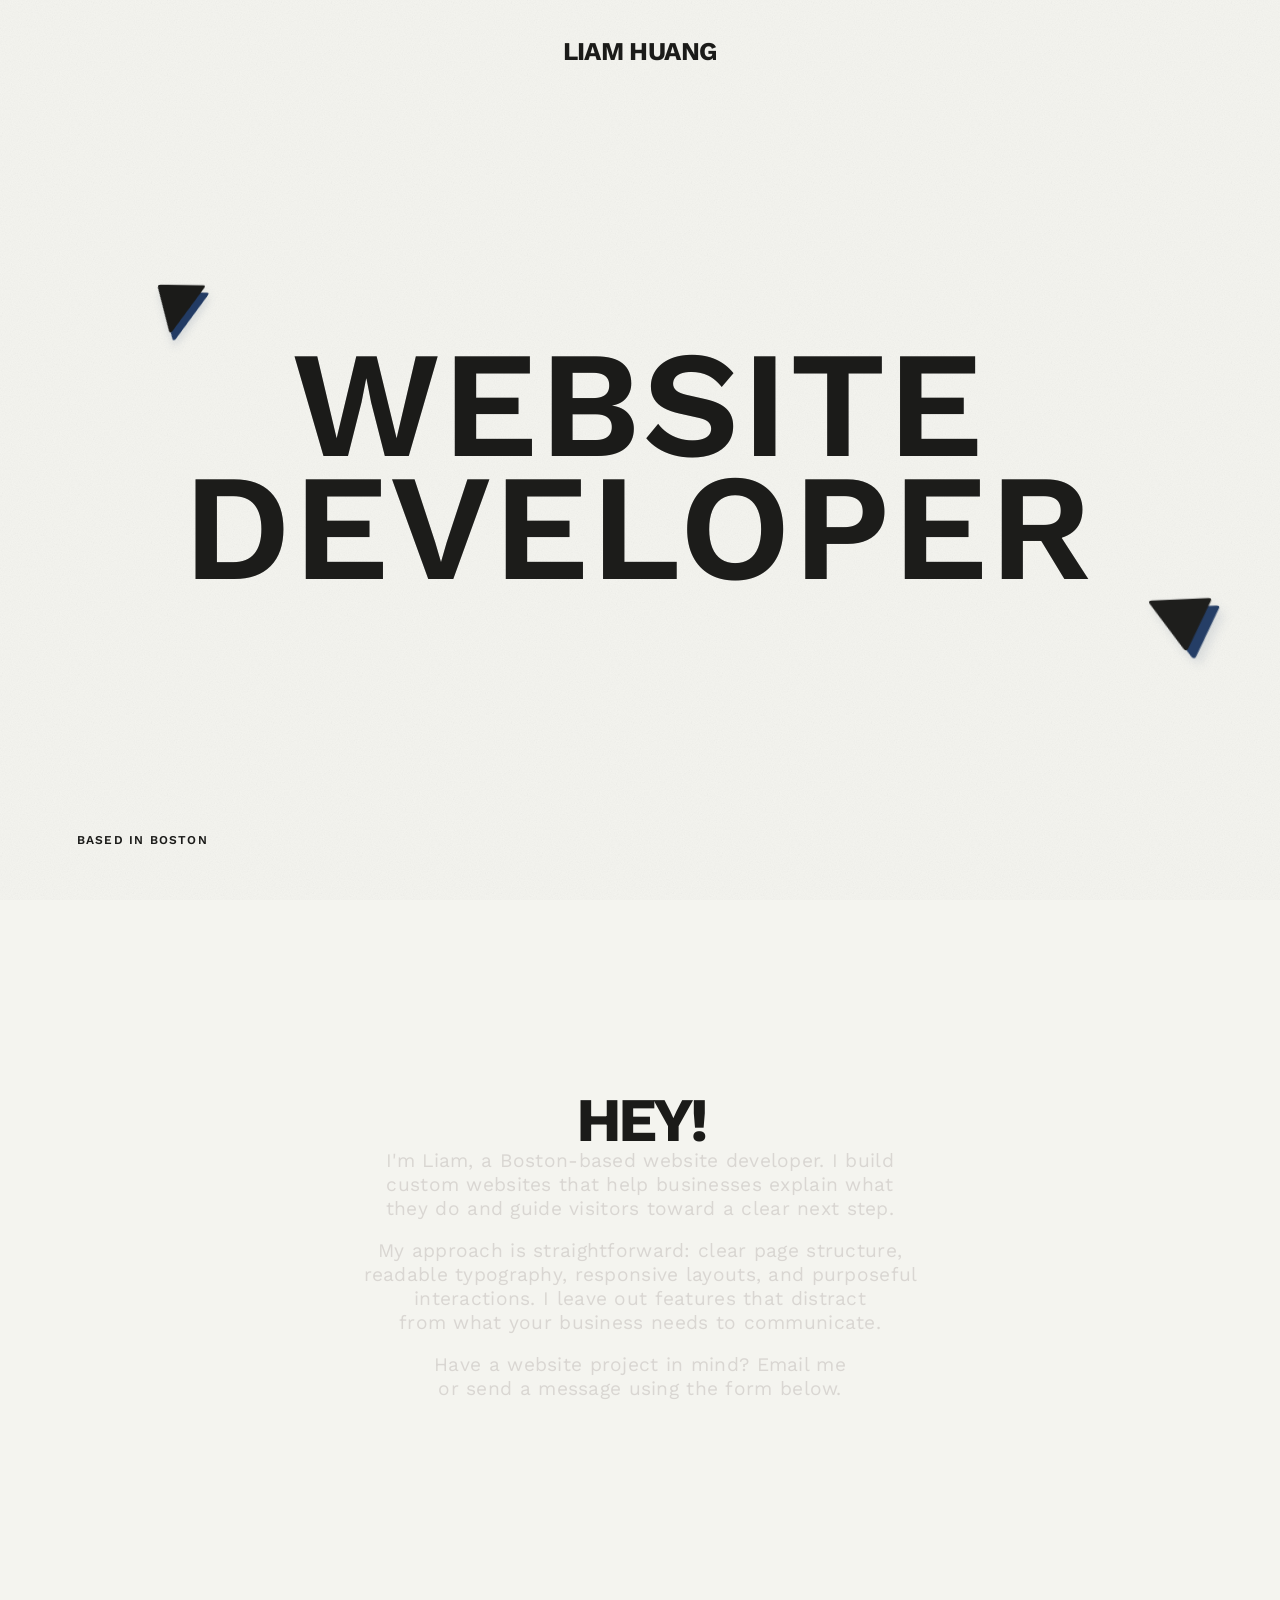
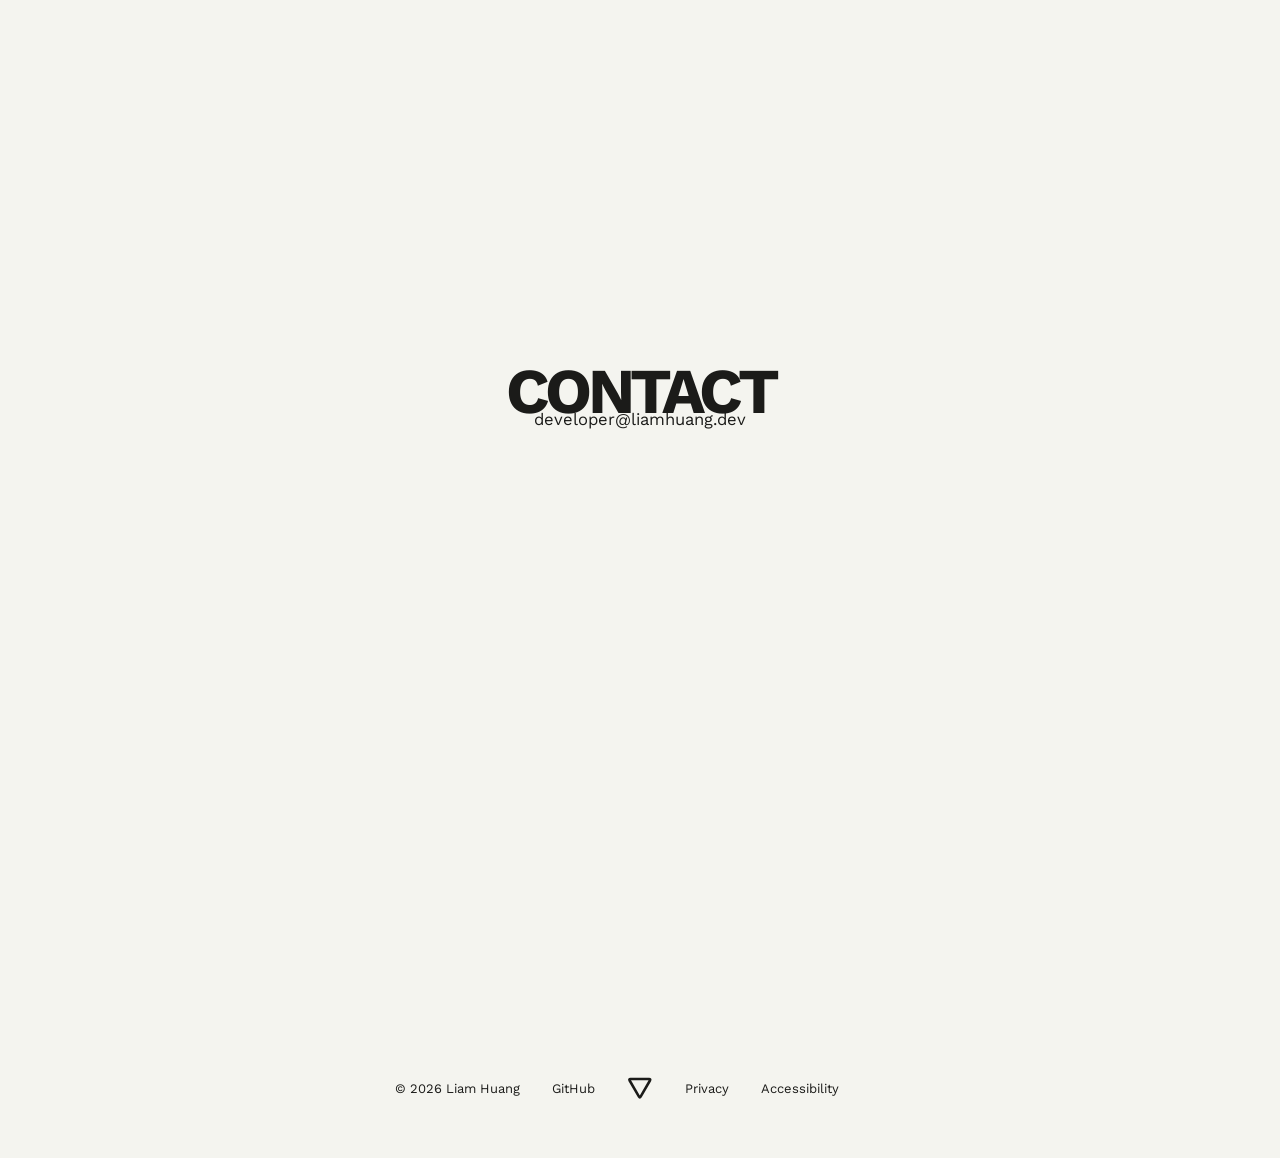
<file: index.html>
<!doctype html>
<html lang="en">
<head>
  <meta charset="utf-8">
  <meta name="viewport" content="width=device-width, initial-scale=1">
  <meta name="theme-color" content="#f4f4ef">
  <meta name="description" content="Boston-based developer Liam Huang builds clear, custom websites for businesses.">
  <meta name="author" content="Liam Huang">
  <meta property="og:type" content="website">
  <meta property="og:title" content="Liam Huang - Website Developer">
  <meta property="og:description" content="Custom websites for businesses, designed to communicate clearly and make the next step simple.">
  <meta property="og:url" content="https://liamhuang.dev/">
  <meta property="og:site_name" content="Liam Huang">
  <meta property="og:locale" content="en_US">
  <meta name="twitter:card" content="summary">
  <meta name="twitter:title" content="Liam Huang - Website Developer">
  <meta name="twitter:description" content="Custom websites for businesses, designed to communicate clearly and make the next step simple.">
  <link rel="canonical" href="https://liamhuang.dev/">
  <link rel="icon" href="data:image/svg+xml,%3Csvg xmlns='http://www.w3.org/2000/svg' viewBox='0 0 64 64'%3E%3Cpath d='M8 12h48L32 54Z' fill='%23223B64' stroke='%23fff' stroke-width='6' stroke-linejoin='round'/%3E%3C/svg%3E">
  <link rel="preconnect" href="https://fonts.googleapis.com">
  <link rel="preconnect" href="https://fonts.gstatic.com" crossorigin>
  <link href="https://fonts.googleapis.com/css2?family=Work+Sans:wght@400..700&display=swap" rel="stylesheet">
  <link rel="stylesheet" href="style.css?v=20261006-symbols5">
  <script defer src="gsap.min.js"></script>
  <script defer src="ScrollTrigger.min.js"></script>
  <script defer src="main.js?v=20261006-scroll"></script>
  <title>Liam Huang - Website Developer</title>
</head>
<body>
  <a class="skip-link" href="#main">Skip to content</a>
  <header class="site-header"><span class="wordmark">LIAM HUANG</span></header>

  <main id="main" tabindex="-1">
    <section class="hero" aria-labelledby="hero-title">
      <div class="hero-composition">
        <svg class="hero-symbol hero-symbol-first" viewBox="0 0 100 100" aria-hidden="true" focusable="false">
          <path class="symbol-side" d="M22 28H90Q94 28 92 32L59 91Q56 96 53 91L19 32Q17 28 22 28Z"/>
          <path class="symbol-face" d="M14 18H82Q86 18 84 22L51 81Q48 86 45 81L11 22Q9 18 14 18Z"/>
        </svg>
        <h1 id="hero-title"><span>WEBSITE</span><span>DEVELOPER</span></h1>
        <svg class="hero-symbol hero-symbol-last" viewBox="0 0 100 100" aria-hidden="true" focusable="false">
          <path class="symbol-side" d="M22 28H90Q94 28 92 32L59 91Q56 96 53 91L19 32Q17 28 22 28Z"/>
          <path class="symbol-face" d="M14 18H82Q86 18 84 22L51 81Q48 86 45 81L11 22Q9 18 14 18Z"/>
        </svg>
      </div>
      <p class="hero-location">BASED IN BOSTON</p>
    </section>

    <section class="section about" aria-labelledby="about-title">
      <div class="section-heading">
        <h2 id="about-title">HEY!</h2>
      </div>
      <div class="about-copy">
        <p class="scroll-copy">I'm Liam, a Boston-based website developer. I build custom websites that help businesses explain what they do and guide visitors toward a clear next step.</p>
        <p class="scroll-copy">My approach is straightforward: clear page structure, readable typography, responsive layouts, and purposeful interactions. I leave out features that distract from what your business needs to communicate.</p>
        <p class="scroll-copy">Have a website project in mind? Email me or send a message using the form below.</p>
      </div>
    </section>

    <section class="section work" aria-labelledby="work-title">
      <div class="section-heading">
        <h2 id="work-title">SELECTED WORK</h2>
        <svg class="section-symbol section-symbol-left section-symbol-work-left" viewBox="0 0 100 100" aria-hidden="true" focusable="false">
          <path class="symbol-side" d="M22 28H90Q94 28 92 32L59 91Q56 96 53 91L19 32Q17 28 22 28Z"/>
          <path class="symbol-face" d="M14 18H82Q86 18 84 22L51 81Q48 86 45 81L11 22Q9 18 14 18Z"/>
        </svg>
      </div>
      <div class="projects-grid">
        <article class="project">
          <a class="project-preview" href="https://example.com/?project=01" target="_blank" rel="noopener noreferrer" aria-label="Open project 01 placeholder (opens in a new tab)">
            <span class="preview-label">PLACEHOLDER</span><span class="preview-index" aria-hidden="true">01</span>
            <svg class="link-icon preview-arrow" viewBox="0 0 24 24" aria-hidden="true" focusable="false"><path d="M6 18 18 6M6 6h12v12"/></svg>
          </a>
          <div class="project-caption"><h3>Project 01</h3><p>Plumbing Company Site</p></div>
        </article>
        <article class="project">
          <a class="project-preview" href="https://example.com/?project=02" target="_blank" rel="noopener noreferrer" aria-label="Open project 02 placeholder (opens in a new tab)">
            <span class="preview-label">PLACEHOLDER</span><span class="preview-index" aria-hidden="true">02</span>
            <svg class="link-icon preview-arrow" viewBox="0 0 24 24" aria-hidden="true" focusable="false"><path d="M6 18 18 6M6 6h12v12"/></svg>
          </a>
          <div class="project-caption"><h3>Project 02</h3><p>Independent Studio Website</p></div>
        </article>
      </div>
      <svg class="section-symbol section-symbol-right section-symbol-work" viewBox="0 0 100 100" aria-hidden="true" focusable="false">
        <path class="symbol-side" d="M22 28H90Q94 28 92 32L59 91Q56 96 53 91L19 32Q17 28 22 28Z"/>
        <path class="symbol-face" d="M14 18H82Q86 18 84 22L51 81Q48 86 45 81L11 22Q9 18 14 18Z"/>
      </svg>
    </section>

    <section class="section contact" aria-labelledby="contact-title">
      <div class="section-heading">
        <h2 id="contact-title">CONTACT</h2>
      </div>
      <p class="contact-intro"><a href="mailto:developer@liamhuang.dev">developer@liamhuang.dev</a></p>
      <form class="contact-form" action="https://formsubmit.co/developer@liamhuang.dev" method="post">
        <input type="hidden" name="_subject" value="New portfolio enquiry | liamhuang.dev">
        <input type="hidden" name="_template" value="table">
        <div class="honeypot" aria-hidden="true"><label for="website">Leave this field empty</label><input id="website" name="_honey" type="text" tabindex="-1" autocomplete="off"></div>
        <div class="form-row">
          <div class="field"><label for="name">Name <span>(required)</span></label><input id="name" name="name" type="text" autocomplete="name" maxlength="120" placeholder="Enter your name" required></div>
          <div class="field"><label for="email">Email <span>(required)</span></label><input id="email" name="email" type="email" autocomplete="email" maxlength="254" placeholder="Enter your email" required></div>
        </div>
        <div class="field"><label for="message">Message <span>(required)</span></label><textarea id="message" name="message" rows="5" maxlength="5000" placeholder="Tell me about your project" required></textarea></div>
        <div class="form-bottom"><button type="submit">SEND MESSAGE</button></div>
        <p class="form-status" role="status"></p>
      </form>
      <svg class="section-symbol section-symbol-left section-symbol-sm section-symbol-contact" viewBox="0 0 100 100" aria-hidden="true" focusable="false">
        <path class="symbol-side" d="M22 28H90Q94 28 92 32L59 91Q56 96 53 91L19 32Q17 28 22 28Z"/>
        <path class="symbol-face" d="M14 18H82Q86 18 84 22L51 81Q48 86 45 81L11 22Q9 18 14 18Z"/>
      </svg>
    </section>
  </main>

  <footer class="site-footer">
    <div class="footer-meta">
      <p>© <span data-year>2026</span> Liam Huang</p>
      <a class="github-link" href="https://github.com/adurnos" target="_blank" rel="noopener noreferrer">GitHub<span class="sr-only"> (opens in a new tab)</span></a>
    </div>
    <svg class="footer-symbol" viewBox="0 0 100 100" aria-hidden="true" focusable="false">
      <path d="M13.5 12H86.5Q93 12 89.75 17.63L53.25 80.85Q50 86.48 46.75 80.85L10.25 17.63Q7 12 13.5 12Z"/>
    </svg>
    <nav aria-label="Legal"><a href="privacy.html">Privacy</a><a href="accessibility.html">Accessibility</a></nav>
  </footer>
  <div class="cursor" aria-hidden="true"></div>
</body>
</html>
</file>
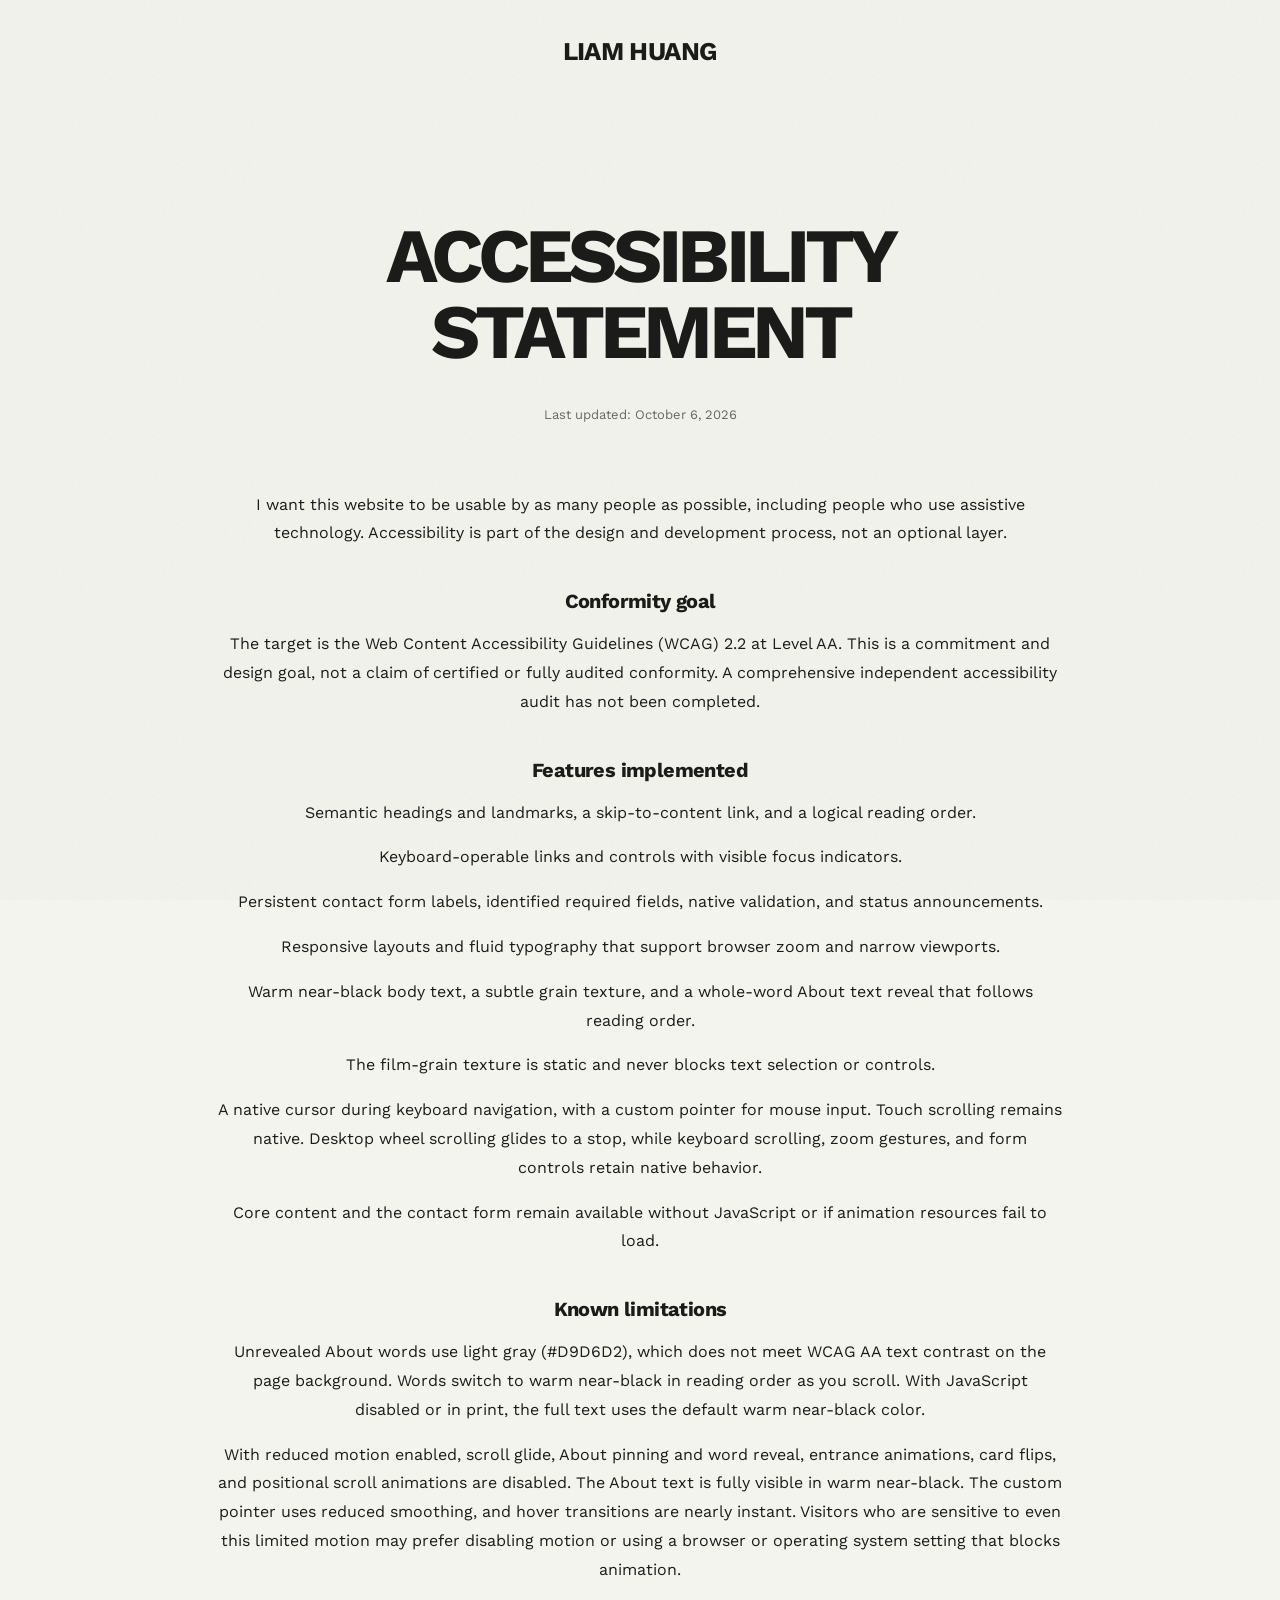
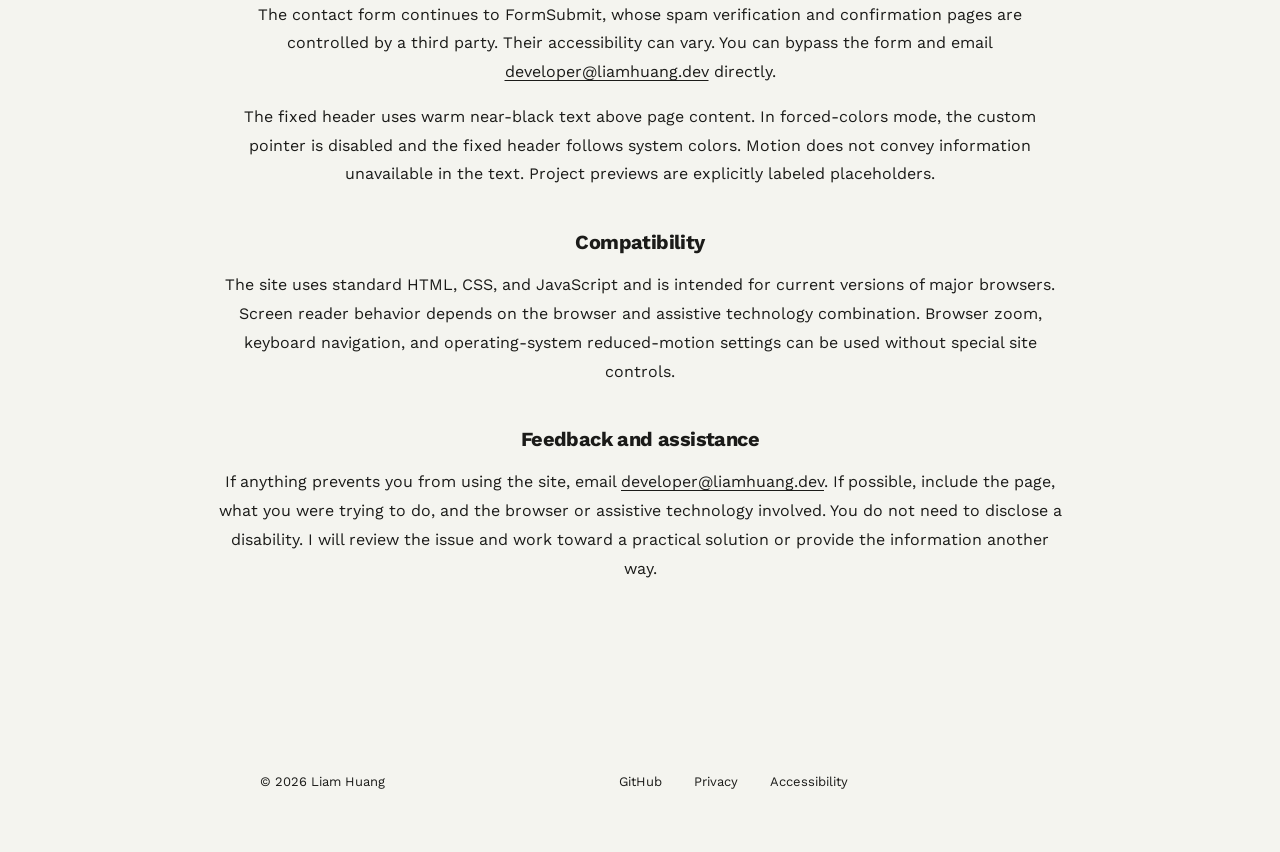
<file: accessibility.html>
<!doctype html>
<html lang="en">
<head>
  <meta charset="utf-8">
  <meta name="viewport" content="width=device-width, initial-scale=1">
  <meta name="theme-color" content="#f4f4ef">
  <meta name="description" content="Accessibility features, WCAG 2.2 AA goals, and how to report an accessibility issue on Liam Huang's portfolio.">
  <meta property="og:type" content="website">
  <meta property="og:title" content="Accessibility Statement | Liam Huang">
  <meta property="og:description" content="Accessibility features, WCAG 2.2 AA goals, and how to report an accessibility issue on Liam Huang's portfolio.">
  <meta property="og:url" content="https://liamhuang.dev/accessibility.html">
  <meta property="og:site_name" content="Liam Huang">
  <meta property="og:locale" content="en_US">
  <meta name="twitter:card" content="summary">
  <meta name="twitter:title" content="Accessibility Statement | Liam Huang">
  <meta name="twitter:description" content="Accessibility features, WCAG 2.2 AA goals, and how to report an accessibility issue on Liam Huang's portfolio.">
  <link rel="canonical" href="https://liamhuang.dev/accessibility.html">
  <link rel="icon" href="data:image/svg+xml,%3Csvg xmlns='http://www.w3.org/2000/svg' viewBox='0 0 64 64'%3E%3Cpath d='M8 12h48L32 54Z' fill='%23223B64' stroke='%23fff' stroke-width='6' stroke-linejoin='round'/%3E%3C/svg%3E">
  <link rel="preconnect" href="https://fonts.googleapis.com">
  <link rel="preconnect" href="https://fonts.gstatic.com" crossorigin>
  <link href="https://fonts.googleapis.com/css2?family=Work+Sans:wght@400;600;700&display=swap" rel="stylesheet">
  <link rel="stylesheet" href="style.css?v=20261006-symbols">
  <script defer src="main.js?v=20261006-symbols"></script>
  <title>Accessibility Statement | Liam Huang</title>
</head>
<body>
  <a class="skip-link" href="#main">Skip to content</a>
  <header class="site-header"><a class="wordmark" href="index.html">LIAM HUANG</a></header>
  <main class="legal-page" id="main" tabindex="-1">
    <h1>ACCESSIBILITY<br>STATEMENT</h1>
    <p class="updated">Last updated: October 6, 2026</p>
    <p>I want this website to be usable by as many people as possible, including people who use assistive technology. Accessibility is part of the design and development process, not an optional layer.</p>
    <h2>Conformity goal</h2>
    <p>The target is the Web Content Accessibility Guidelines (WCAG) 2.2 at Level AA. This is a commitment and design goal, not a claim of certified or fully audited conformity. A comprehensive independent accessibility audit has not been completed.</p>
    <h2>Features implemented</h2>
    <ul>
      <li>Semantic headings and landmarks, a skip-to-content link, and a logical reading order.</li>
      <li>Keyboard-operable links and controls with visible focus indicators.</li>
      <li>Persistent contact form labels, identified required fields, native validation, and status announcements.</li>
      <li>Responsive layouts and fluid typography that support browser zoom and narrow viewports.</li>
      <li>Warm near-black body text, a subtle grain texture, and a whole-word About text reveal that follows reading order.</li>
      <li>The film-grain texture is static and never blocks text selection or controls.</li>
      <li>A native cursor during keyboard navigation, with a custom pointer for mouse input. Touch scrolling remains native. Desktop wheel scrolling glides to a stop, while keyboard scrolling, zoom gestures, and form controls retain native behavior.</li>
      <li>Core content and the contact form remain available without JavaScript or if animation resources fail to load.</li>
    </ul>
    <h2>Known limitations</h2>
    <p>Unrevealed About words use light gray (#D9D6D2), which does not meet WCAG AA text contrast on the page background. Words switch to warm near-black in reading order as you scroll. With JavaScript disabled or in print, the full text uses the default warm near-black color.</p>
    <p>With reduced motion enabled, scroll glide, About pinning and word reveal, entrance animations, card flips, and positional scroll animations are disabled. The About text is fully visible in warm near-black. The custom pointer uses reduced smoothing, and hover transitions are nearly instant. Visitors who are sensitive to even this limited motion may prefer disabling motion or using a browser or operating system setting that blocks animation.</p>
    <p>The contact form continues to FormSubmit, whose spam verification and confirmation pages are controlled by a third party. Their accessibility can vary. You can bypass the form and email <a href="mailto:developer@liamhuang.dev">developer@liamhuang.dev</a> directly.</p>
    <p>The fixed header uses warm near-black text above page content. In forced-colors mode, the custom pointer is disabled and the fixed header follows system colors. Motion does not convey information unavailable in the text. Project previews are explicitly labeled placeholders.</p>
    <h2>Compatibility</h2>
    <p>The site uses standard HTML, CSS, and JavaScript and is intended for current versions of major browsers. Screen reader behavior depends on the browser and assistive technology combination. Browser zoom, keyboard navigation, and operating-system reduced-motion settings can be used without special site controls.</p>
    <h2>Feedback and assistance</h2>
    <p>If anything prevents you from using the site, email <a href="mailto:developer@liamhuang.dev">developer@liamhuang.dev</a>. If possible, include the page, what you were trying to do, and the browser or assistive technology involved. You do not need to disclose a disability. I will review the issue and work toward a practical solution or provide the information another way.</p>
  </main>
  <footer class="site-footer"><p>© <span data-year>2026</span> Liam Huang</p><a class="github-link" href="https://github.com/adurnos" target="_blank" rel="noopener noreferrer">GitHub<span class="sr-only"> (opens in a new tab)</span></a><nav aria-label="Legal"><a href="privacy.html">Privacy</a><a href="accessibility.html" aria-current="page">Accessibility</a></nav></footer>
</body>
</html>
</file>
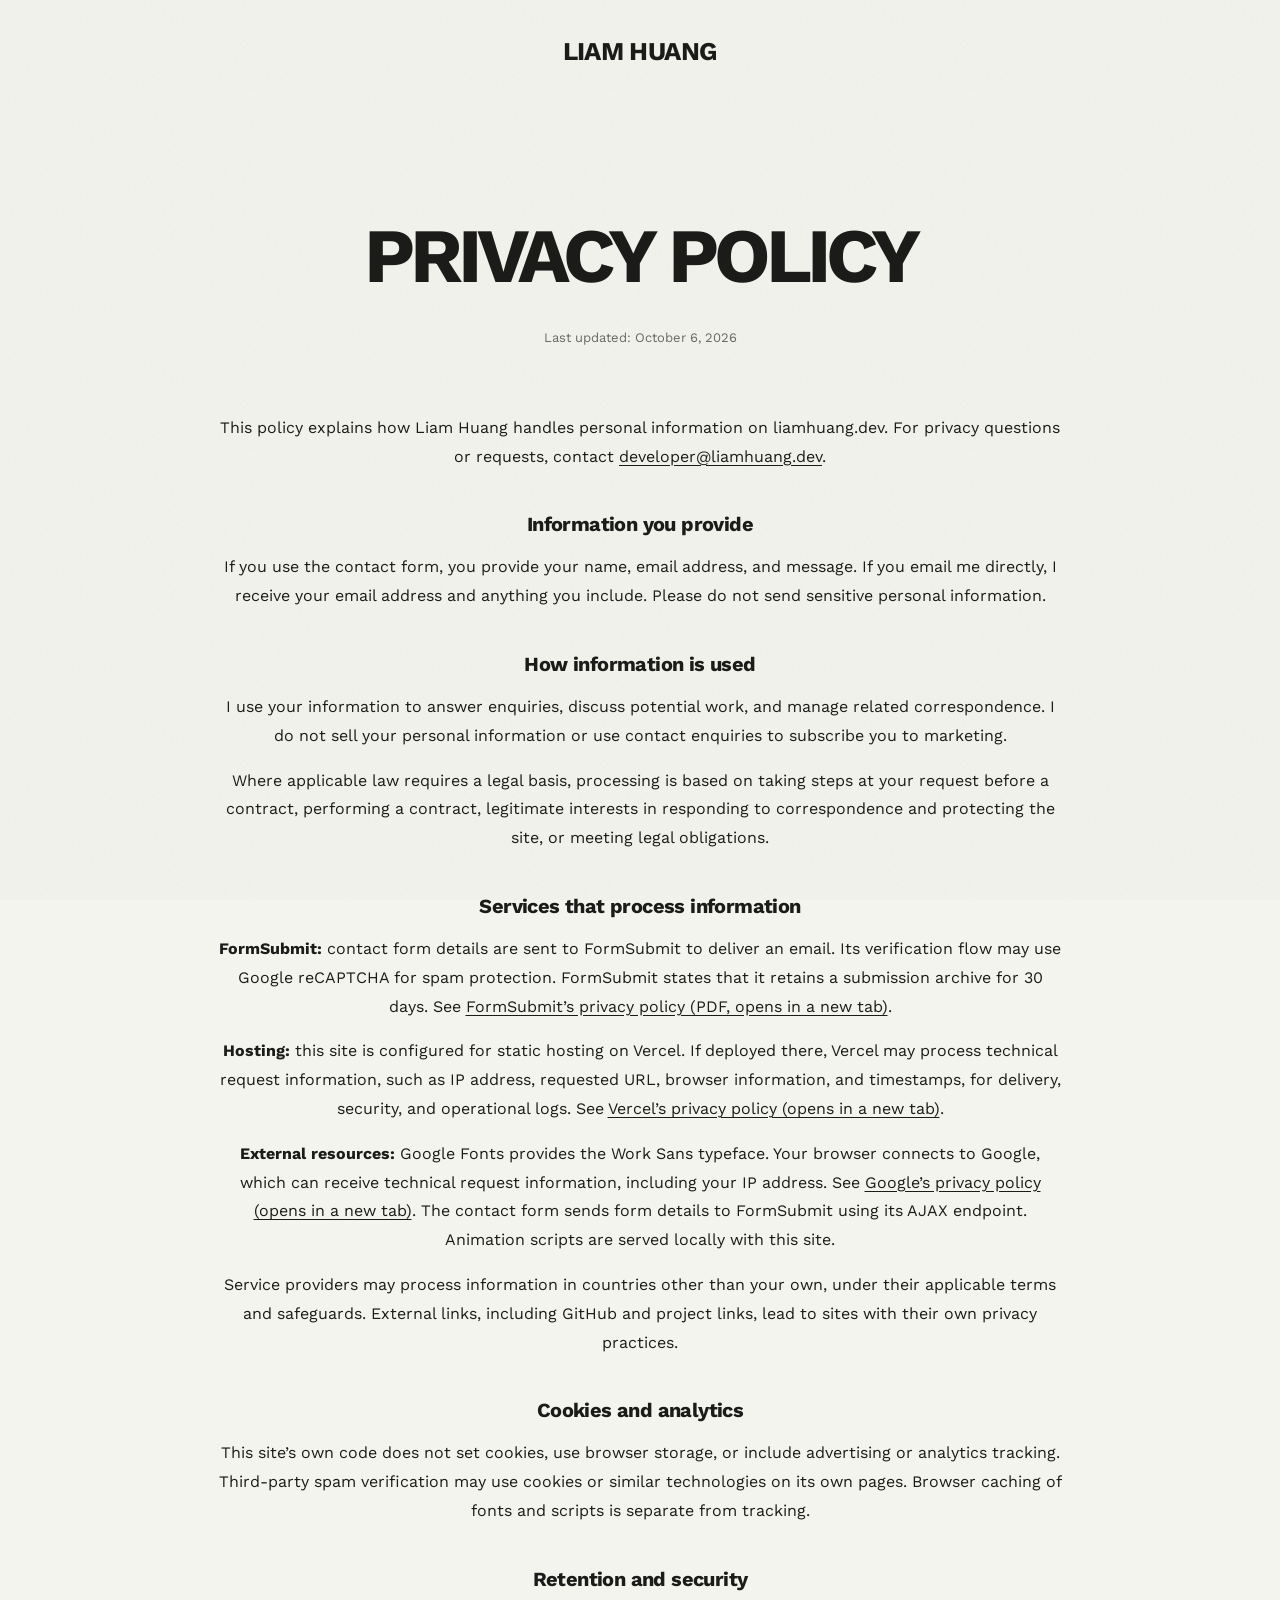
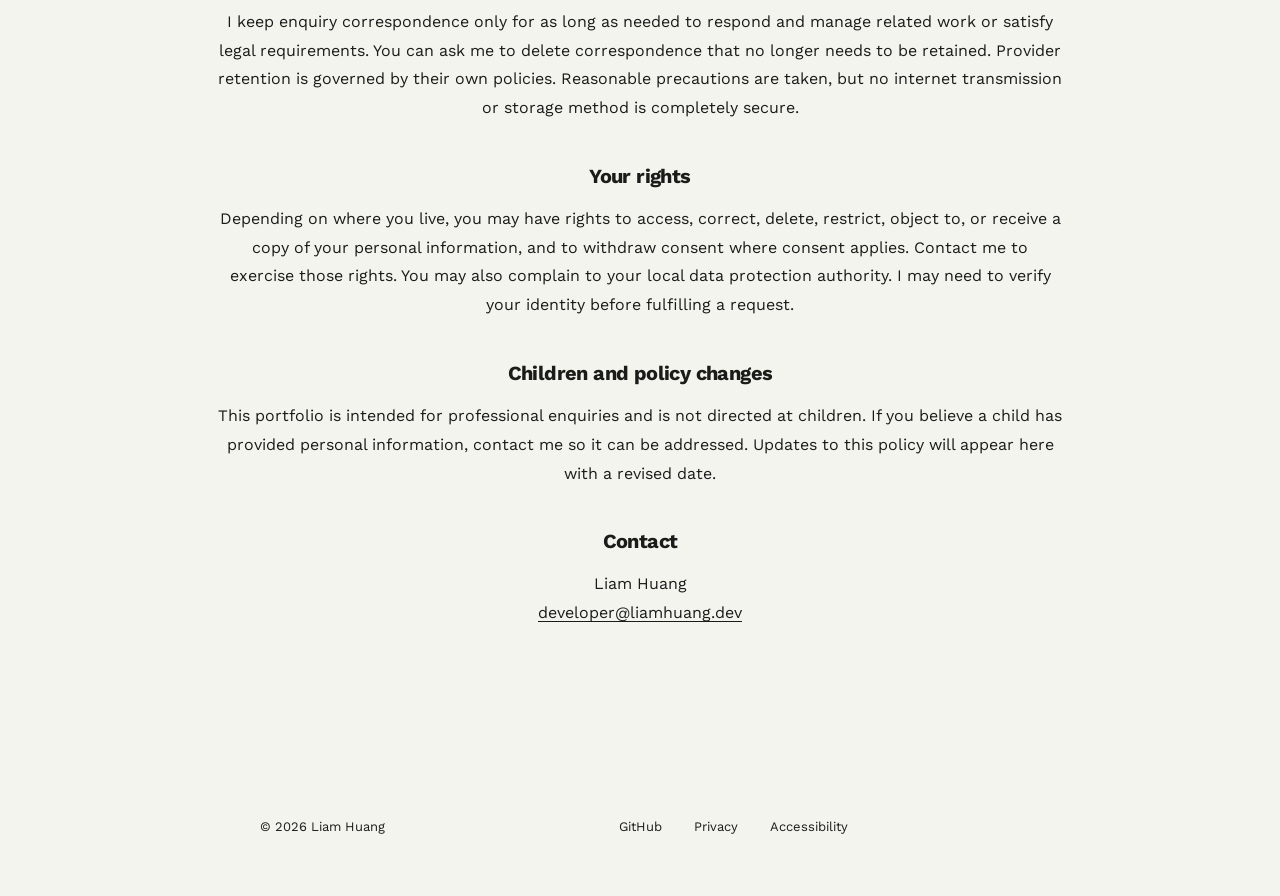
<file: privacy.html>
<!doctype html>
<html lang="en">
<head>
  <meta charset="utf-8">
  <meta name="viewport" content="width=device-width, initial-scale=1">
  <meta name="theme-color" content="#f4f4ef">
  <meta name="description" content="How Liam Huang's portfolio handles contact details, hosting information, and third-party services.">
  <meta property="og:type" content="website">
  <meta property="og:title" content="Privacy Policy | Liam Huang">
  <meta property="og:description" content="How Liam Huang's portfolio handles contact details, hosting information, and third-party services.">
  <meta property="og:url" content="https://liamhuang.dev/privacy.html">
  <meta property="og:site_name" content="Liam Huang">
  <meta property="og:locale" content="en_US">
  <meta name="twitter:card" content="summary">
  <meta name="twitter:title" content="Privacy Policy | Liam Huang">
  <meta name="twitter:description" content="How Liam Huang's portfolio handles contact details, hosting information, and third-party services.">
  <link rel="canonical" href="https://liamhuang.dev/privacy.html">
  <link rel="icon" href="data:image/svg+xml,%3Csvg xmlns='http://www.w3.org/2000/svg' viewBox='0 0 64 64'%3E%3Cpath d='M8 12h48L32 54Z' fill='%23223B64' stroke='%23fff' stroke-width='6' stroke-linejoin='round'/%3E%3C/svg%3E">
  <link rel="preconnect" href="https://fonts.googleapis.com">
  <link rel="preconnect" href="https://fonts.gstatic.com" crossorigin>
  <link href="https://fonts.googleapis.com/css2?family=Work+Sans:wght@400;600;700&display=swap" rel="stylesheet">
  <link rel="stylesheet" href="style.css?v=20261006-symbols">
  <script defer src="main.js?v=20261006-symbols"></script>
  <title>Privacy Policy | Liam Huang</title>
</head>
<body>
  <a class="skip-link" href="#main">Skip to content</a>
  <header class="site-header"><a class="wordmark" href="index.html">LIAM HUANG</a></header>
  <main class="legal-page" id="main" tabindex="-1">
    <h1>PRIVACY POLICY</h1>
    <p class="updated">Last updated: October 6, 2026</p>
    <p>This policy explains how Liam Huang handles personal information on liamhuang.dev. For privacy questions or requests, contact <a href="mailto:developer@liamhuang.dev">developer@liamhuang.dev</a>.</p>
    <h2>Information you provide</h2>
    <p>If you use the contact form, you provide your name, email address, and message. If you email me directly, I receive your email address and anything you include. Please do not send sensitive personal information.</p>
    <h2>How information is used</h2>
    <p>I use your information to answer enquiries, discuss potential work, and manage related correspondence. I do not sell your personal information or use contact enquiries to subscribe you to marketing.</p>
    <p>Where applicable law requires a legal basis, processing is based on taking steps at your request before a contract, performing a contract, legitimate interests in responding to correspondence and protecting the site, or meeting legal obligations.</p>
    <h2>Services that process information</h2>
    <ul>
      <li><strong>FormSubmit:</strong> contact form details are sent to FormSubmit to deliver an email. Its verification flow may use Google reCAPTCHA for spam protection. FormSubmit states that it retains a submission archive for 30 days. See <a href="https://formsubmit.co/privacy.pdf" target="_blank" rel="noopener noreferrer">FormSubmit’s privacy policy (PDF, opens in a new tab)</a>.</li>
      <li><strong>Hosting:</strong> this site is configured for static hosting on Vercel. If deployed there, Vercel may process technical request information, such as IP address, requested URL, browser information, and timestamps, for delivery, security, and operational logs. See <a href="https://vercel.com/legal/privacy-policy" target="_blank" rel="noopener noreferrer">Vercel’s privacy policy (opens in a new tab)</a>.</li>
      <li><strong>External resources:</strong> Google Fonts provides the Work Sans typeface. Your browser connects to Google, which can receive technical request information, including your IP address. See <a href="https://policies.google.com/privacy" target="_blank" rel="noopener noreferrer">Google’s privacy policy (opens in a new tab)</a>. The contact form sends form details to FormSubmit using its AJAX endpoint. Animation scripts are served locally with this site.</li>
    </ul>
    <p>Service providers may process information in countries other than your own, under their applicable terms and safeguards. External links, including GitHub and project links, lead to sites with their own privacy practices.</p>
    <h2>Cookies and analytics</h2>
    <p>This site’s own code does not set cookies, use browser storage, or include advertising or analytics tracking. Third-party spam verification may use cookies or similar technologies on its own pages. Browser caching of fonts and scripts is separate from tracking.</p>
    <h2>Retention and security</h2>
    <p>I keep enquiry correspondence only for as long as needed to respond and manage related work or satisfy legal requirements. You can ask me to delete correspondence that no longer needs to be retained. Provider retention is governed by their own policies. Reasonable precautions are taken, but no internet transmission or storage method is completely secure.</p>
    <h2>Your rights</h2>
    <p>Depending on where you live, you may have rights to access, correct, delete, restrict, object to, or receive a copy of your personal information, and to withdraw consent where consent applies. Contact me to exercise those rights. You may also complain to your local data protection authority. I may need to verify your identity before fulfilling a request.</p>
    <h2>Children and policy changes</h2>
    <p>This portfolio is intended for professional enquiries and is not directed at children. If you believe a child has provided personal information, contact me so it can be addressed. Updates to this policy will appear here with a revised date.</p>
    <h2>Contact</h2>
    <p>Liam Huang<br><a href="mailto:developer@liamhuang.dev">developer@liamhuang.dev</a></p>
  </main>
  <footer class="site-footer"><p>© <span data-year>2026</span> Liam Huang</p><a class="github-link" href="https://github.com/adurnos" target="_blank" rel="noopener noreferrer">GitHub<span class="sr-only"> (opens in a new tab)</span></a><nav aria-label="Legal"><a href="privacy.html" aria-current="page">Privacy</a><a href="accessibility.html">Accessibility</a></nav></footer>
</body>
</html>
</file>
<file: style.css>
:root {
  --ink: #1b1b19;
  --paper: #f4f4ef;
  --accent: #223b64;
  --muted: #686864;
  --surface: #eaeae6;
  --gutter: clamp(1.25rem, 4.5vw, 7rem);
  --space: clamp(5rem, 10vw, 11rem);
  --measure: 100rem;
  font-family: "Work Sans", sans-serif;
  color: var(--ink);
  background: var(--paper);
  font-synthesis: none;
  color-scheme: light;
}
*, *::before, *::after { box-sizing: border-box; }
body { margin: 0; -webkit-font-smoothing: antialiased; }
body::before {
  content: "";
  position: fixed;
  inset: 0;
  z-index: 0;
  pointer-events: none;
  opacity: .09;
  background-image: url("data:image/svg+xml,%3Csvg xmlns='http://www.w3.org/2000/svg' width='180' height='180' viewBox='0 0 180 180'%3E%3Cfilter id='grain' x='0' y='0' width='100%25' height='100%25'%3E%3CfeTurbulence type='fractalNoise' baseFrequency='.88' numOctaves='3' stitchTiles='stitch'/%3E%3CfeColorMatrix type='saturate' values='0'/%3E%3C/filter%3E%3Cpath fill='%23000' filter='url(%23grain)' d='M0 0h180v180H0z'/%3E%3C/svg%3E");
  background-repeat: repeat;
  background-size: 180px 180px;
}
main, .site-footer { position: relative; z-index: 1; }
::selection { background: var(--accent); color: var(--paper); }
h1, h2, h3, p { margin: 0; }
p { text-align: center; overflow-wrap: anywhere; }
a { color: inherit; text-decoration: none; transition: color 220ms ease; }
a:hover, button:hover { color: var(--accent); }
a:focus-visible, button:focus-visible, input:focus-visible, textarea:focus-visible {
  outline: 2px solid var(--accent);
  outline-offset: 6px;
}
button, input, textarea { font: inherit; border: 0; border-radius: 0; }
button, a { -webkit-tap-highlight-color: transparent; }
button { cursor: pointer; }
main:focus { outline: none; }
[id] { scroll-margin-top: 8rem; }
.sr-only { position: absolute; width: 1px; height: 1px; padding: 0; margin: -1px; overflow: hidden; clip-path: inset(50%); white-space: nowrap; }
.skip-link { position: fixed; top: 1rem; left: 1rem; padding: 1rem; background: var(--ink); color: var(--paper); z-index: 100; transform: translateY(-200%); }
.skip-link:focus { transform: none; }
.site-header {
  position: fixed;
  inset: 0 0 auto;
  z-index: 20;
  display: flex;
  justify-content: center;
  padding: clamp(1.5rem, 2.8vw, 2.75rem) var(--gutter);
  color: var(--ink);
  pointer-events: none;
  font-size: clamp(1.25rem, 2vw, 2rem);
  line-height: 1.2;
  text-align: center;
}
.wordmark { font-weight: 700; letter-spacing: -.025em; pointer-events: auto; user-select: text; -webkit-user-select: text; }
.site-header a:hover { color: var(--accent); }
.site-header a:focus-visible { outline-color: var(--accent); }
.hero {
  position: relative;
  min-height: 100svh;
  padding: 9rem var(--gutter) 7rem;
  display: flex;
  align-items: center;
  justify-content: center;
  text-align: center;
}
.hero-location {
  position: absolute;
  left: calc(var(--gutter) + clamp(.75rem, 1.5vw, 1.5rem));
  bottom: clamp(2.5rem, 4vw, 4rem);
  font-size: .75rem;
  font-weight: 600;
  letter-spacing: .1em;
  line-height: 1.4;
  text-align: left;
}
.hero-composition {
  position: relative;
  width: min(100%, 95rem);
  padding-block: clamp(3rem, 6vw, 7rem);
  perspective: 1000px;
}
.hero h1 {
  position: relative;
  z-index: 1;
  font-size: min(11.8vw, 12rem);
  font-weight: 610;
  letter-spacing: .01em;
  line-height: .78;
  padding-right: .025em;
  -webkit-font-smoothing: antialiased;
  text-rendering: geometricPrecision;
  text-shadow: 0 0 .35px rgb(0 0 0 / .18);
}
.hero h1 span { display: block; }
.hero h1 span + span { margin-top: .035em; }
.hero-symbol, .section-symbol {
  position: absolute;
  z-index: 0;
  width: clamp(2.5rem, 6vw, 6rem);
  height: auto;
  overflow: visible;
  transform: perspective(600px) rotateY(-16deg) rotateX(12deg);
  transform-origin: 50% 50%;
  filter: drop-shadow(3px 6px 5px rgb(34 59 100 / .12));
}
.hero-symbol-first { left: 7%; top: 0; }
.hero-symbol-last { right: 0; bottom: 0; }
.section-heading { position: relative; }
.section-heading h2 { position: relative; z-index: 1; }
.section-symbol { --symbol-size: clamp(1.75rem, 3vw, 3.5rem); --symbol-drop: clamp(.5rem, 1vw, 1rem); top: calc(50% - var(--symbol-size) / 2 + var(--symbol-drop)); width: var(--symbol-size); height: var(--symbol-size); }
.section-symbol-left { left: 0; }
.section-symbol-right { right: 0; }
.section-symbol-sm { --symbol-size: clamp(1.25rem, 2.2vw, 2.5rem); }
.section-symbol-lg { --symbol-size: clamp(2.25rem, 4.4vw, 5rem); }
.work, .contact { position: relative; }
.section-symbol-work { --symbol-size: clamp(2.25rem, 4.5vw, 5.25rem); top: auto; bottom: calc(var(--symbol-size) / -2); right: calc(var(--gutter) * .4); }
.section-symbol-work-left { --symbol-drop: clamp(1rem, 2.2vw, 2.25rem); }
.section-symbol-contact { top: calc(52% - var(--symbol-size) / 2); right: auto; left: calc(var(--gutter) * .55); }
.hero-symbol path { stroke: none; }
.symbol-side { fill: var(--accent); }
.symbol-face { fill: var(--ink); }
@media (hover: hover) {
  .hero-symbol, .section-symbol { transition: filter 300ms ease; }
  .hero-symbol:hover, .section-symbol:hover { filter: drop-shadow(6px 10px 8px rgb(34 59 100 / .25)); }
}
.section { width: min(100%, calc(var(--measure) + var(--gutter) * 2)); margin-inline: auto; padding: var(--space) var(--gutter); }
h2 { font-size: clamp(2.1rem, 5.2vw, 6rem); line-height: 1.05; letter-spacing: -.065em; font-weight: 700; text-align: center; text-wrap: balance; overflow-wrap: anywhere; }
h3 { font-size: clamp(1.25rem, 1.65vw, 1.875rem); font-weight: 700; letter-spacing: -.045em; line-height: 1.25; text-align: center; overflow-wrap: anywhere; }
.about-copy { max-width: 42rem; margin: clamp(2.5rem, 4vw, 4rem) auto 0; }
.about-copy p { font-size: clamp(1rem, 1.5vw, 1.375rem); line-height: 1.25; letter-spacing: .015em; text-wrap: balance; }
.about-copy p + p { margin-top: 1.125rem; }
.scroll-copy { color: var(--ink); }
.reveal-word { color: #d9d6d2; }
.reveal-word.is-read { color: var(--ink); }
.projects-grid { display: grid; grid-template-columns: repeat(2, minmax(0, 1fr)); gap: clamp(1.5rem, 4vw, 3rem); max-width: 62rem; margin: clamp(3rem, 6vw, 6rem) auto 0; }
.project { transform-style: preserve-3d; }
.motion-word { display: inline-block; }
.project-preview { position: relative; display: flex; align-items: center; justify-content: center; aspect-ratio: 16 / 10; padding: 1.5rem; background: var(--surface); transition: transform 350ms cubic-bezier(.22, 1, .36, 1), background-color 250ms ease; }
.project-preview:hover, .project-preview:focus-visible { transform: translateY(-10px) scale(1.015); background: #e1e5ec; }
.preview-label { position: absolute; left: 1.5rem; right: 1.5rem; top: 1.5rem; font-size: .625rem; letter-spacing: .035em; }
.preview-index { font-size: clamp(4rem, 8vw, 9rem); letter-spacing: -.08em; font-weight: 700; color: #7a7a76; transition: color 250ms ease; }
.link-icon { width: 1.25rem; height: 1.25rem; fill: none; stroke: currentColor; stroke-width: 1.5; }
.preview-arrow { position: absolute; right: 1.5rem; bottom: 1.5rem; transition: transform 300ms ease; }
.project-preview:hover .preview-arrow { transform: translate(6px, -6px); }
.project-preview:hover .preview-index { color: var(--accent); }
.project-caption { margin-top: 1.5rem; text-align: center; }
.project-caption h3 { font-size: 1.125rem; overflow-wrap: anywhere; }
.project-caption p { margin-top: .5rem; font-size: .8125rem; color: var(--muted); overflow-wrap: anywhere; }
.contact-intro { margin: 1.5rem auto 0; font-size: clamp(1rem, 1.3vw, 1.25rem); line-height: 1.7; }
.contact-intro a { overflow-wrap: anywhere; }
.contact-form { position: relative; max-width: 45rem; margin: clamp(3rem, 5vw, 5rem) auto 0; }
.form-row { display: grid; grid-template-columns: repeat(2, minmax(0, 1fr)); gap: 1.5rem; }
.field { min-width: 0; margin-bottom: 2rem; }
.field label { display: block; font-size: .8125rem; margin-bottom: .875rem; }
.field label span { font-size: .6875rem; color: var(--muted); }
input, textarea { display: block; width: 100%; padding: 1.125rem; background: #eeeee9; color: var(--ink); font-size: 1rem; line-height: 1.5; }
textarea { resize: vertical; min-height: 10rem; }
.honeypot { display: none; }
.form-bottom { display: flex; flex-direction: column; align-items: center; gap: 1.5rem; }
.form-bottom button { background: var(--ink); color: var(--paper); padding: 1.125rem 1.5rem; font-weight: 700; font-size: .75rem; min-height: 48px; transition: background-color 220ms ease, transform 250ms ease; }
.form-bottom button:hover { background: var(--accent); transform: translateY(-4px); }
.form-bottom button:disabled { cursor: wait; }
.form-status { position: absolute; top: 100%; inset-inline: 0; margin: 0; font-size: .8125rem; line-height: 1.7; }
.site-footer { max-width: calc(var(--measure) + var(--gutter) * 2); margin-inline: auto; padding: 3rem var(--gutter); display: grid; grid-template-columns: 1fr auto 1fr; align-items: center; gap: 1rem 2rem; font-size: .8125rem; }
.footer-meta { display: flex; flex-wrap: wrap; align-items: center; justify-content: flex-end; gap: 2rem; }
.footer-symbol { width: clamp(1.25rem, 2vw, 1.75rem); height: auto; justify-self: center; }
.footer-symbol path { fill: none; stroke: var(--ink); stroke-width: 10; stroke-linejoin: round; }
.site-footer nav { display: flex; flex-wrap: wrap; justify-content: flex-start; gap: 2rem; }
.site-footer a { display: inline-flex; align-items: center; min-height: 44px; transition: color 220ms ease, transform 250ms ease; }
.site-footer a:hover { transform: translateY(-3px); }
.cursor { display: none; position: fixed; z-index: 90; top: 0; left: 0; width: 16px; height: 16px; pointer-events: none; mix-blend-mode: difference; }
.cursor::after { content: ""; display: block; width: 100%; height: 100%; clip-path: polygon(0 8%, 100% 8%, 50% 95%); background: var(--paper); transform: rotate(var(--cursor-angle, 0deg)) scale(1); transition: transform 180ms ease; }
.cursor.is-hovering::after { transform: rotate(var(--cursor-angle, 0deg)) scale(1.5); }
.cursor.is-hidden { visibility: hidden; }
@media (any-hover: hover) and (any-pointer: fine) {
  html.custom-cursor, .custom-cursor a, .custom-cursor button { cursor: none; }
  .custom-cursor .cursor { display: block; }
  .custom-cursor input, .custom-cursor textarea { cursor: text; }
}
.legal-page { max-width: 60rem; margin-inline: auto; padding: clamp(9rem, 17vw, 14rem) var(--gutter) var(--space); text-align: center; }
.legal-page h1 { font-size: clamp(2.5rem, 6vw, 5rem); letter-spacing: -.065em; line-height: 1; overflow-wrap: anywhere; }
.legal-page .updated { margin: 2rem 0 4rem; font-size: .8125rem; color: var(--muted); }
.legal-page h2 { overflow-wrap: anywhere; margin: 2.5rem 0 1rem; font-size: 1.25rem; line-height: 1.3; letter-spacing: -.03em; }
.legal-page p, .legal-page li { font-size: 1rem; line-height: 1.8; overflow-wrap: anywhere; }
.legal-page p + p { margin-top: 1rem; }
.legal-page ul { padding: 0; list-style: none; }
.legal-page li + li { margin-top: 1rem; }
.legal-page a { text-decoration: underline; text-underline-offset: .2em; overflow-wrap: anywhere; }
@media (max-width: 600px) {
  .hero { padding-top: 7rem; padding-bottom: 5rem; }
  .hero h1 { font-size: 11.8vw; }
  .hero-symbol-first { left: 5%; }
  .projects-grid, .form-row { grid-template-columns: minmax(0, 1fr); }
  .projects-grid { gap: 3rem; max-width: 25rem; }
  .site-footer { grid-template-columns: minmax(0, 1fr); justify-items: center; gap: 1rem; }
  .footer-meta, .site-footer nav { justify-content: center; }
}
@media (max-width: 360px) {
  .section-heading { display: flex; flex-direction: column; align-items: center; }
  .section-symbol { position: static; order: -1; width: var(--symbol-size); height: var(--symbol-size); margin: 0 auto .875rem; }
}
/* Vertical (portrait) screens: give the hero triangles more breathing room from the headline,
   loosen the space between sections, and keep every triangle clear of the viewport edge and
   the form. The contact triangle is anchored to the section's top (not a percentage of its
   height) so resizing the message box never drags it along. */
@media (orientation: portrait) {
  .hero-composition { padding-block: clamp(5rem, 16vw, 7rem); }
  .section { padding-block: calc(var(--space) + clamp(1.25rem, 4vw, 2.5rem)); }
  .section-symbol-work { right: var(--gutter); }
  .section-symbol-contact { top: calc(var(--space) - 1rem); left: var(--gutter); }
}
@media (prefers-reduced-motion: reduce) {
  *, *::before, *::after { transition-duration: .01ms !important; animation-duration: .01ms !important; }
  .project-preview:hover, .project-preview:focus-visible, .project-preview:hover .preview-arrow,
  .form-bottom button:hover, .site-footer a:hover, .hero-symbol:hover, .section-symbol:hover {
    transform: none;
    filter: none;
  }
}
@media (forced-colors: active) {
  .site-header { mix-blend-mode: normal; color: CanvasText; }
  body::before, .cursor { display: none !important; }
  .hero h1 { text-shadow: none; }
  .hero-symbol path, .section-symbol path { fill: CanvasText; }
  input, textarea, button { outline: 1px solid CanvasText; }
}
@media print {
  body::before, .cursor, .skip-link, .contact-form { display: none; }
  .site-header { position: static; mix-blend-mode: normal; color: var(--ink); }
  .hero { min-height: auto; }
  .hero h1 { text-shadow: none; }
  .section { padding-block: 3rem; }
  .scroll-copy, .reveal-word { color: var(--ink) !important; }
}
</file>
